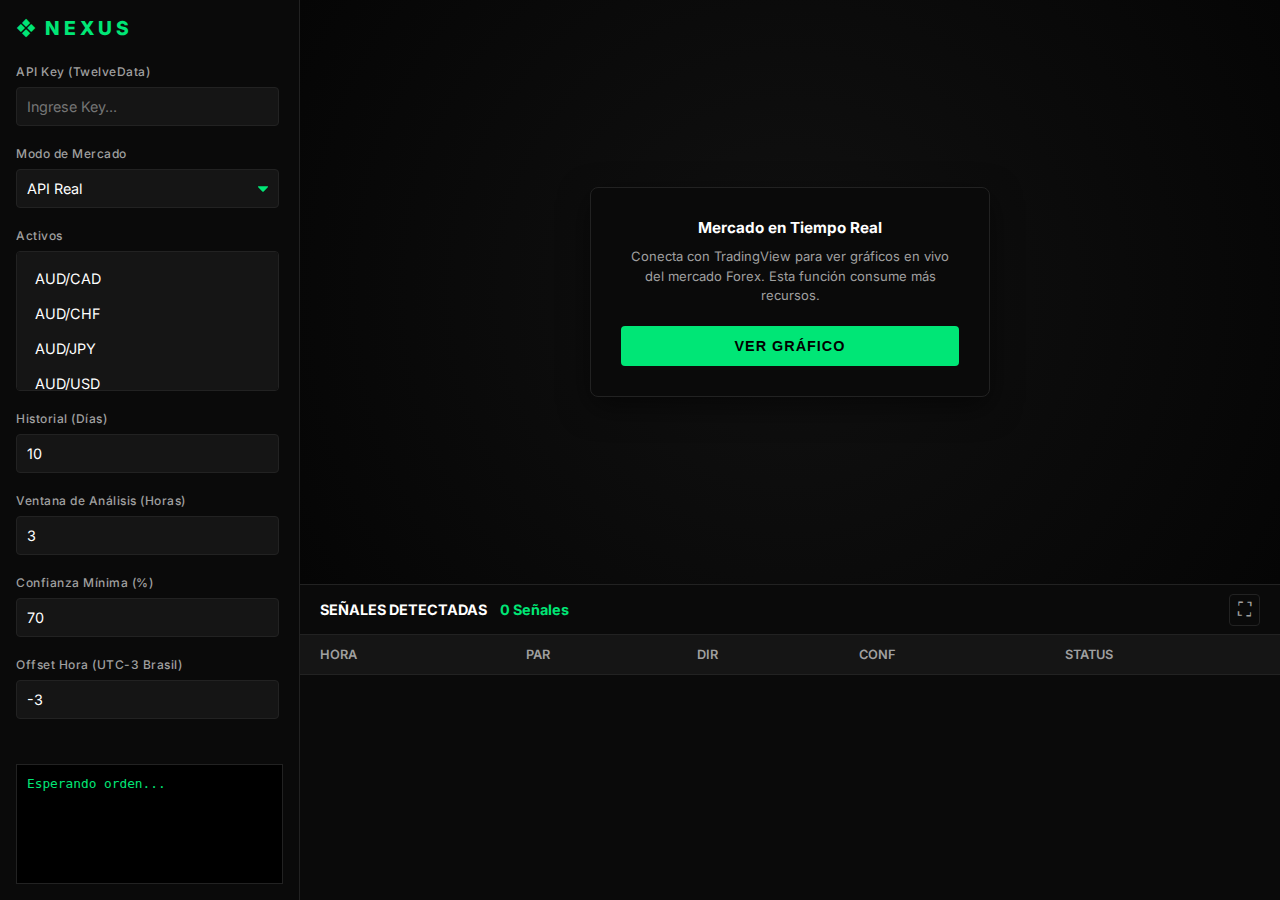
<file: index.html>
<!DOCTYPE html>
<html lang="es">

<head>
    <meta charset="UTF-8">
    <meta name="viewport" content="width=device-width, initial-scale=1.0, maximum-scale=1.0, user-scalable=no">
    <title>NEXUS | Intelligent Trading</title>
    <link href="https://fonts.googleapis.com/css2?family=Inter:wght@400;500;600;700&display=swap" rel="stylesheet">
    <link rel="stylesheet" href="style.css">
    <!-- TradingView Widget Script loaded lazily -->
</head>

<body>

    <!-- MOBILE MENU TOGGLE -->
    <button class="menu-toggle" id="btn-toggle">☰</button>

    <!-- SIDEBAR: CONFIGURATION -->
    <aside class="sidebar" id="sidebar">
        <div class="brand">
            <span>❖</span> <span style="letter-spacing: 4px; font-weight: 800;">NEXUS</span>
        </div>

        <div class="controls">
            <div class="form-group">
                <label>API Key (TwelveData)</label>
                <input type="password" id="apikey" class="input-field" placeholder="Ingrese Key..."
                    autocomplete="new-password">
            </div>

            <div class="form-group">
                <label>Modo de Mercado</label>
                <select id="mode">
                    <option value="real">API Real</option>
                    <option value="otc">API OTC</option>
                </select>
            </div>

            <div class="form-group">
                <label>Activos</label>
                <select id="pairs" multiple>
                    <!-- Populated dynamically by script.js -->
                </select>
            </div>

            <div class="form-group">
                <label>Historial (Días)</label>
                <input type="number" id="days" class="input-field" value="10" min="1" max="20">
            </div>

            <div class="form-group">
                <label>Ventana de Análisis (Horas)</label>
                <input type="number" id="hours" class="input-field" value="3" min="1" max="24">
            </div>

            <div class="form-group">
                <label>Confianza Mínima (%)</label>
                <input type="number" id="minConf" class="input-field" value="70" min="50" max="100">
            </div>

            <div class="form-group">
                <label>Offset Hora (UTC-3 Brasil)</label>
                <input type="number" id="offset" class="input-field" value="-3" step="1">
            </div>

            <button id="run" class="btn-primary">Ejecutar Escáner</button>
        </div>

        <div id="log" class="status-log">Esperando orden...</div>
    </aside>

    <!-- CONTENT: CHART & RESULTS -->
    <main class="main-content">
        <!-- CHART AREA WITH PLACEHOLDER -->
        <div class="chart-container" id="chart-area">
            <div class="chart-placeholder" id="placeholder-box">
                <div class="placeholder-card">
                    <h3>Mercado en Tiempo Real</h3>
                    <p>Conecta con TradingView para ver gráficos en vivo del mercado Forex. Esta función consume más
                        recursos.</p>
                    <button id="btn-chart" class="btn-primary" style="margin-top:0">Ver Gráfico</button>
                </div>
            </div>
        </div>

        <!-- RESULTS TABLE -->
        <div class="results-panel">
            <div class="panel-header">
                <div class="header-left">
                    <span>SEÑALES DETECTADAS</span>
                    <span id="signal-count" style="color: var(--accent); margin-left: 10px;">0 Señales</span>
                </div>
                <div class="header-actions">
                    <button id="btn-maximize" class="btn-icon" title="Maximizar/Minimizar">⛶</button>
                </div>
            </div>

            <!-- MULTI-PAIR SECTION (Only visible when maximized) -->
            <div id="multi-pair-container" class="multi-pair-bar">
                <div class="multi-pair-header">Configuración de Análisis Multi-Par</div>
                <div class="multi-pair-controls">
                    <div class="form-group-inline">
                        <label>Mercado</label>
                        <select id="multi-market-select">
                            <option value="real">API Real</option>
                            <option value="otc">API OTC</option>
                        </select>
                    </div>
                    <div id="multi-pair-list" class="multi-pair-list">
                        <!-- Dynamic pairs checkboxes -->
                    </div>
                    <button id="btn-run-multi" class="btn-primary"
                        style="margin: 0; padding: 8px 16px; width: auto;">Analizar Seleccionados</button>
                </div>
                <div id="multi-progress" class="multi-progress-text"></div>
            </div>

            <!-- TABS CONTAINER (Only visible when maximized and after analysis) -->
            <div id="tabs-container" class="tabs-nav">
                <!-- Dynamic tabs -->
            </div>

            <div class="table-container">
                <table id="signals-table">
                    <thead>
                        <tr>
                            <th>Hora</th>
                            <th>Par</th>
                            <th>Dir</th>
                            <th>Conf</th>
                            <th>Status</th>
                        </tr>
                    </thead>
                    <tbody id="results-body">
                        <!-- JS renders here -->
                    </tbody>
                </table>
            </div>
        </div>
    </main>

    <script src="script.js"></script>
</body>

</html>
</file>
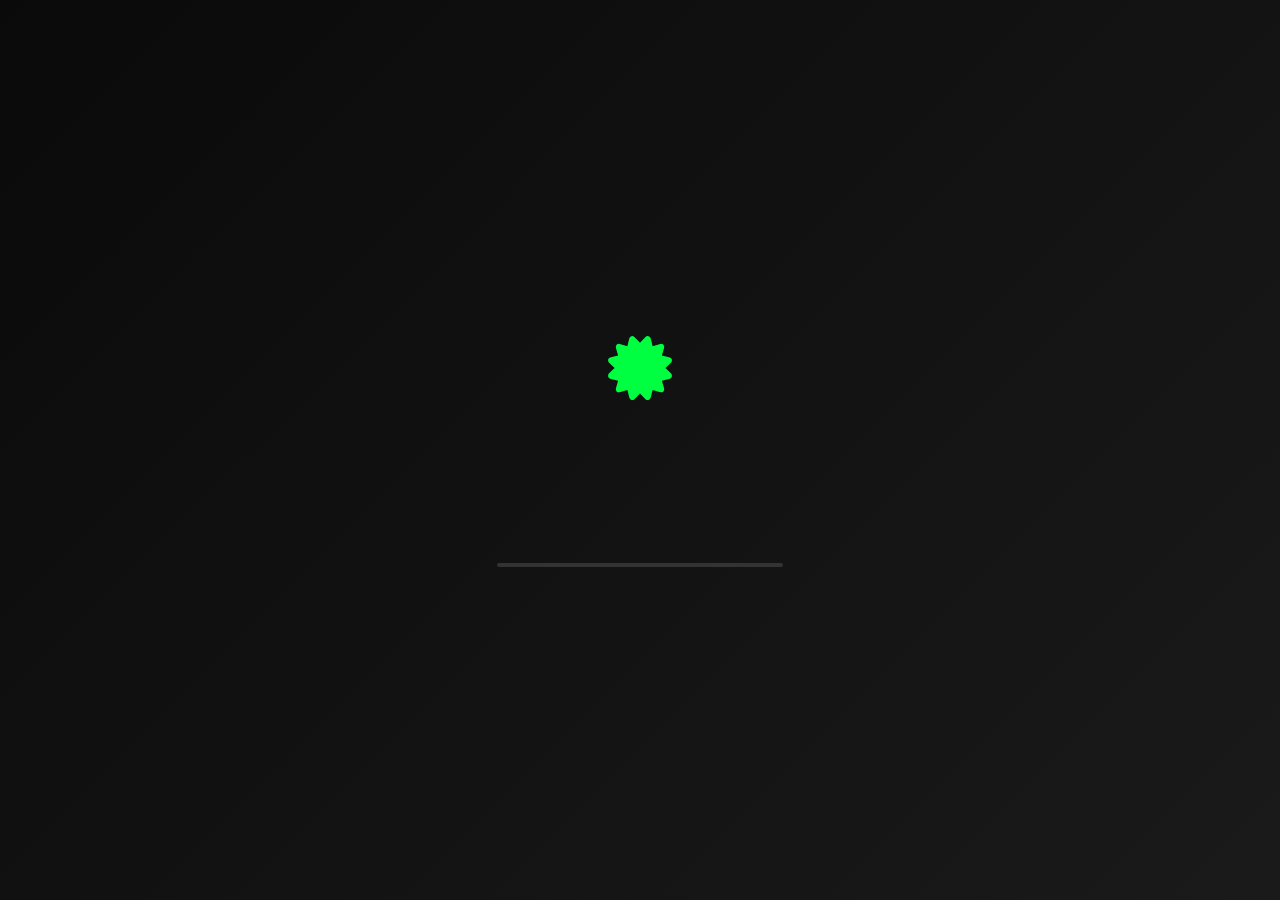
<file: certs/index.html>
<!DOCTYPE html>
<html lang="es">
<head>
    <meta charset="UTF-8">
    <meta name="viewport" content="width=device-width, initial-scale=1.0">
    <title>Certificados - René Caraballo García</title>
    <link rel="stylesheet" href="certificados.css">
    <link rel="stylesheet" href="https://cdnjs.cloudflare.com/ajax/libs/font-awesome/6.0.0/css/all.min.css">
</head>
<body>
    <!-- Loading Screen -->
    <div class="loading-screen" id="loadingScreen">
        <div class="loading-content">
            <div class="loading-logo">
                <i class="fas fa-certificate"></i>
            </div>
            <div class="loading-text">
                <div class="loading-line">Cargando certificados...</div>
                <div class="loading-line">Verificando credenciales...</div>
                <div class="loading-line">Preparando visualización...</div>
            </div>
            <div class="loading-progress">
                <div class="progress-bar"></div>
            </div>
        </div>
    </div>

    <!-- Main Content -->
    <div class="main-content" id="mainContent">
        <!-- Header -->
        <header class="header">
            <div class="header-content">
                <button class="back-btn" onclick="goBack()">
                    <i class="fas fa-arrow-left"></i>
                    <span>Regresar</span>
                </button>
                <h1 class="page-title">
                    <i class="fas fa-certificate"></i>
                    Certificados Profesionales
                </h1>
                <div class="header-info">
                    <span class="developer-name">René Caraballo García</span>
                </div>
            </div>
        </header>

        <!-- Certificates Grid -->
        <main class="certificates-container">
            <div class="certificates-grid" id="certificatesGrid">
                <!-- Certificate cards will be generated by JavaScript -->
            </div>
        </main>

        <!-- Certificate Modal -->
        <div class="modal" id="certificateModal">
            <div class="modal-content">
                <div class="modal-header">
                    <h3 id="modalTitle">Detalles del Certificado</h3>
                    <button class="modal-close" onclick="closeModal()">
                        <i class="fas fa-times"></i>
                    </button>
                </div>
                <div class="modal-body" id="modalBody">
                    <!-- Modal content will be populated by JavaScript -->
                </div>
            </div>
        </div>
    </div>

    <script src="certificados.js"></script>
</body>
</html>
</file>
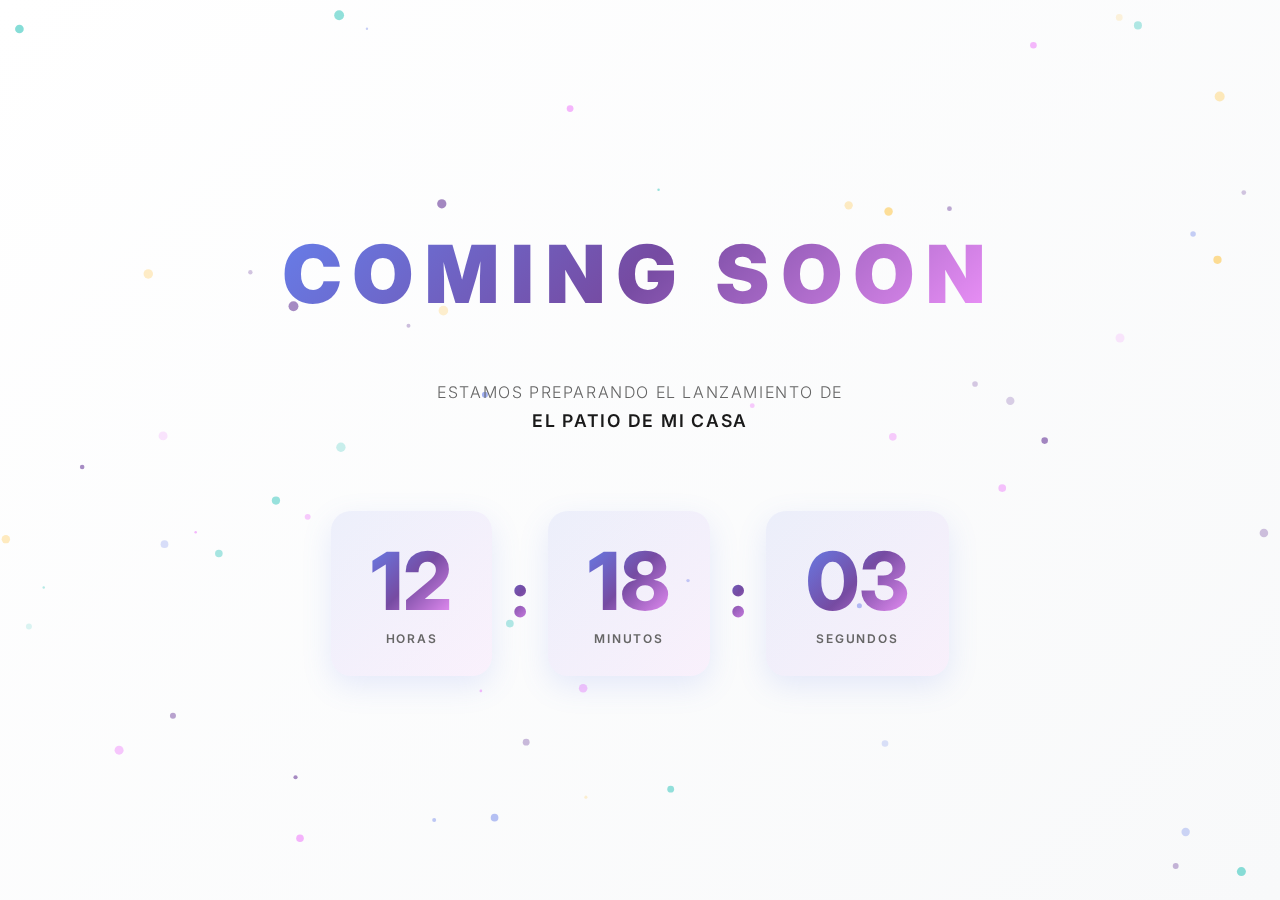
<file: opening/index.html>
<!DOCTYPE html>
<html lang="es">
<head>
    <meta charset="UTF-8">
    <meta name="viewport" content="width=device-width, initial-scale=1.0, maximum-scale=1.0, user-scalable=no, viewport-fit=cover">
    <title>El Patio de Mi Casa - Próximamente</title>
    <link rel="preconnect" href="https://fonts.googleapis.com">
    <link rel="preconnect" href="https://fonts.gstatic.com" crossorigin>
    <link href="https://fonts.googleapis.com/css2?family=Inter:wght@300;400;600;700;800;900&display=swap" rel="stylesheet">
    <link rel="stylesheet" href="styles.css">
</head>
<body>
    <!-- Canvas con partículas flotantes decorativas -->
    <canvas id="particles-background"></canvas>

    <!-- Diseño limpio con contador de tiempo real hasta las 8:35 PM -->
    <div class="container" id="countdown-container">
        <div class="content">
            <h1 class="title">COMING SOON</h1>
            
            <p class="subtitle">Estamos preparando el lanzamiento de</p>
            <p class="subtitle highlight">EL PATIO DE MI CASA</p>
            
            <div class="countdown-display">
                <!-- Mostrar horas, minutos y segundos hasta las 8:35 PM -->
                <div id="time-display" class="time-units">
                    <div class="time-unit">
                        <span class="time-value" id="hours">00</span>
                        <span class="time-label">HORAS</span>
                    </div>
                    <div class="time-separator">:</div>
                    <div class="time-unit">
                        <span class="time-value" id="minutes">00</span>
                        <span class="time-label">MINUTOS</span>
                    </div>
                    <div class="time-separator">:</div>
                    <div class="time-unit">
                        <span class="time-value" id="seconds">00</span>
                        <span class="time-label">SEGUNDOS</span>
                    </div>
                </div>
                
                <!-- Contador final de 10 segundos (oculto inicialmente) -->
                <div id="final-countdown" class="countdown-number" style="display: none;">10</div>
            </div>
        </div>
    </div>

    <!-- Pantalla de celebración con logo -->
    <div class="celebration-container" id="celebration" style="display: none;">
        <canvas id="fireworks"></canvas>
        <canvas id="confetti"></canvas>
        
        <div class="logo-reveal">
            <img src="public/images/favicon.png" 
                 alt="El Patio de Mi Casa" 
                 class="logo-image"
                 id="logo">
        </div>
    </div>

    <script src="script.js"></script>
</body>
</html>
</file>
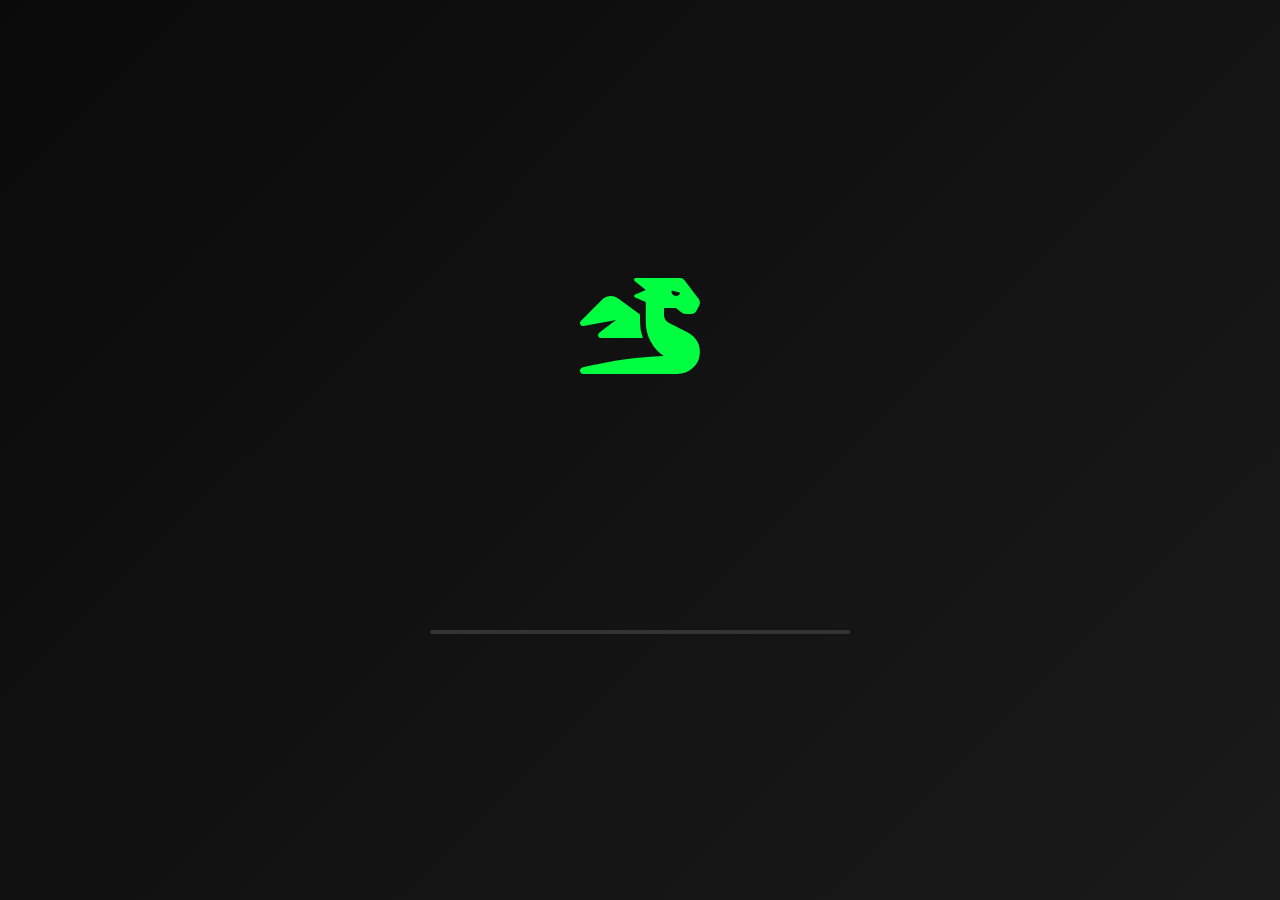
<file: simulador/index.html>
<!DOCTYPE html>
<html lang="es">
<head>
    <meta charset="UTF-8">
    <meta name="viewport" content="width=device-width, initial-scale=1.0">
    <title>René Caraballo García - Kali Linux Terminal</title>
    <link rel="stylesheet" href="styles.css">
    <link href="https://fonts.googleapis.com/css2?family=Fira+Code:wght@300;400;500;600&family=Ubuntu+Mono:wght@400;700&display=swap" rel="stylesheet">
    <link rel="stylesheet" href="https://cdnjs.cloudflare.com/ajax/libs/font-awesome/6.0.0/css/all.min.css">
</head>
<body>
    <!-- Boot Screen -->
    <div id="bootScreen" class="boot-screen">
        <div class="boot-content">
            <div class="kali-logo">
                <i class="fas fa-dragon"></i>
            </div>
            <div class="boot-text">
                <div class="boot-line">Kali GNU/Linux Rolling</div>
                <div class="boot-line">Loading kernel modules...</div>
                <div class="boot-line">Starting network services...</div>
                <div class="boot-line">Initializing desktop environment...</div>
                <div class="boot-line">Welcome René Caraballo García</div>
            </div>
            <div class="boot-progress">
                <div class="progress-bar"></div>
            </div>
        </div>
    </div>

    <!-- Desktop Environment -->
    <div id="desktop" class="desktop" style="display: none;">
        <!-- Taskbar -->
        <div class="taskbar">
            <div class="taskbar-left">
                <div class="kali-menu">
                    <i class="fas fa-dragon"></i>
                    <span>Kali</span>
                </div>
                <div class="taskbar-apps">
                    <div class="app-icon" data-app="terminal">
                        <i class="fas fa-terminal"></i>
                    </div>
                    <div class="app-icon" data-app="files">
                        <i class="fas fa-folder"></i>
                    </div>
                </div>
            </div>
            <div class="taskbar-right">
                <div class="system-tray">
                    <span class="datetime" id="datetime"></span>
                    <div class="network-icon">
                        <i class="fas fa-wifi"></i>
                    </div>
                </div>
            </div>
        </div>

        <!-- Desktop Icons -->
        <div class="desktop-icons">
            <div class="desktop-folder" data-folder="about">
                <i class="fas fa-folder"></i>
                <span>Acerca_de_mi</span>
            </div>
            <div class="desktop-folder" data-folder="projects">
                <i class="fas fa-folder"></i>
                <span>Proyectos</span>
            </div>
            <div class="desktop-folder" data-folder="contact">
                <i class="fas fa-folder"></i>
                <span>Contacto</span>
            </div>
        </div>

        <!-- Terminal Window -->
        <div id="terminalWindow" class="window terminal-window" style="display: none;">
            <div class="window-header">
                <div class="window-title">
                    <i class="fas fa-terminal"></i>
                    Terminal - rene@kali:~
                </div>
                <div class="window-controls">
                    <button class="window-btn minimize"><!--<i class="fas fa-minus"></i>--></button>
                    <button class="window-btn maximize"><!--<i class="fas fa-square"></i>--></button>
                    <button class="window-btn close"><!--<i class="fas fa-times"></i>--></button>
                </div>
            </div>
            <div class="terminal-content">
                <div class="terminal-output" id="terminalOutput">
                    <div class="terminal-line">
                        <span class="prompt">rene@kali:~$</span> <span class="welcome-msg">Bienvenido al sistema de René Caraballo García</span>
                    </div>
                    <div class="terminal-line">
                        <span class="prompt">rene@kali:~$</span> <span class="help-msg">Escribe 'help' para ver comandos disponibles</span>
                    </div>
                </div>
                <div class="terminal-input-line">
                    <span class="prompt">rene@kali:~$</span>
                    <input type="text" class="terminal-input" id="terminalInput" autocomplete="off" spellcheck="false">
                    <span class="cursor">_</span>
                </div>
            </div>
        </div>

        <!-- File Manager Window -->
        <div id="fileManager" class="window file-manager" style="display: none;">
            <div class="window-header">
                <div class="window-title">
                    <i class="fas fa-folder"></i>
                    <span id="currentPath">Explorador de Archivos - /home/rene</span>
                </div>
                <div class="window-controls">
                    <button class="window-btn minimize"><!--<i class="fas fa-minus"></i>--></button>
                    <button class="window-btn maximize"><!--<i class="fas fa-square"></i>--></button>
                    <button class="window-btn close"><!--<i class="fas fa-times"></i>--></button>
                </div>
            </div>
            <div class="file-manager-content">
                <div class="file-manager-toolbar">
                    <button class="nav-btn" id="backBtn"><i class="fas fa-arrow-left"></i></button>
                    <button class="nav-btn" id="homeBtn"><i class="fas fa-home"></i></button>
                    <div class="path-bar" id="pathBar">/home/rene</div>
                </div>
                <div class="file-list" id="fileList">
                    <!-- Files will be populated by JavaScript -->
                </div>
            </div>
        </div>

        <!-- Content Viewer Window -->
        <div id="contentViewer" class="window content-viewer" style="display: none;">
            <div class="window-header">
                <div class="window-title">
                    <i class="fas fa-file-alt"></i>
                    <span id="contentTitle">Contenido</span>
                </div>
                <div class="window-controls">
                    <button class="window-btn minimize"><!-- <i class="fas fa-minus"></i>--></button>
                    <button class="window-btn maximize"><!-- <i class="fas fa-square"></i>--></button>
                    <button class="window-btn close"><!-- <i class="fas fa-times"></i>--></button>
                </div>
            </div>
            <div class="content-body" id="contentBody">
                <!-- Content will be populated by JavaScript -->
            </div>
        </div>
    </div>
</body>
<script src="script.js"></script>
</html>
</file>
<file: style.css>
:root {
    /* Ultra Dark Theme Palette */
    --bg-dark: #050505;
    --bg-panel: #0a0a0a;
    --bg-input: #151515;
    --bg-hover: #1f1f1f;

    --accent: #00e676;
    --accent-hover: #00c853;

    --success: #00e676;
    --danger: #ff1744;

    --text-main: #ffffff;
    --text-muted: #a0a0a0;

    --border: #222222;

    --font-stack: 'Inter', -apple-system, BlinkMacSystemFont, "Segoe UI", Roboto, sans-serif;
    --transition: all 0.3s cubic-bezier(0.4, 0, 0.2, 1);
}

* {
    box-sizing: border-box;
    margin: 0;
    padding: 0;
    scrollbar-width: thin;
    scrollbar-color: var(--bg-hover) var(--bg-dark);
    -webkit-tap-highlight-color: transparent;
    /* Mobile tap fix */
}

body {
    background-color: var(--bg-dark);
    color: var(--text-main);
    font-family: var(--font-stack);
    height: 100vh;
    display: flex;
    overflow: hidden;
    font-size: 13px;
}

/* --- SCROLLBARS --- */
::-webkit-scrollbar {
    width: 6px;
    height: 6px;
}

::-webkit-scrollbar-track {
    background: var(--bg-dark);
}

::-webkit-scrollbar-thumb {
    background: var(--border);
    border-radius: 3px;
}

::-webkit-scrollbar-thumb:hover {
    background: var(--bg-hover);
}

/* --- MOBILE TOGGLE --- */
.menu-toggle {
    display: none;
    /* Hidden on desktop */
    position: absolute;
    top: 15px;
    left: 15px;
    z-index: 100;
    background: var(--bg-panel);
    border: 1px solid var(--border);
    color: var(--accent);
    padding: 8px;
    border-radius: 4px;
    cursor: pointer;
    font-size: 1.2rem;
}

/* --- SIDEBAR --- */
.sidebar {
    width: 300px;
    background-color: var(--bg-panel);
    border-right: 1px solid var(--border);
    display: flex;
    flex-direction: column;
    padding: 16px;
    z-index: 50;
    flex-shrink: 0;
    transition: transform 0.3s ease;
}

.brand {
    font-size: 1.2rem;
    font-weight: 700;
    color: var(--text-main);
    margin-bottom: 24px;
    display: flex;
    align-items: center;
    gap: 8px;
    letter-spacing: 0.5px;
    text-transform: uppercase;
}

.brand span {
    color: var(--accent);
}

.controls {
    flex: 1;
    overflow-y: auto;
    padding-right: 4px;
}

.form-group {
    margin-bottom: 20px;
}

.form-group label {
    display: block;
    font-size: 0.75rem;
    color: var(--text-muted);
    margin-bottom: 8px;
    font-weight: 500;
    letter-spacing: 0.5px;
}

.input-field,
select {
    width: 100%;
    background-color: var(--bg-input);
    border: 1px solid var(--border);
    color: var(--text-main);
    padding: 10px;
    border-radius: 4px;
    font-family: inherit;
    font-size: 0.9rem;
    transition: all 0.2s;
}

.input-field:focus,
select:focus {
    outline: none;
    border-color: var(--accent);
    box-shadow: 0 0 5px rgba(0, 230, 118, 0.2);
}

select:not([multiple]) {
    appearance: none;
    background-image: url("data:image/svg+xml;charset=US-ASCII,%3Csvg%20xmlns%3D%22http%3A%2F%2Fwww.w3.org%2F2000%2Fsvg%22%20width%3D%22292.4%22%20height%3D%22292.4%22%3E%3Cpath%20fill%3D%22%2300e676%22%20d%3D%22M287%2069.4a17.6%2017.6%200%200%200-13-5.4H18.4c-5%200-9.3%201.8-12.9%205.4A17.6%2017.6%200%200%200%200%2082.2c0%205%201.8%209.3%205.4%2012.9l128%20127.9c3.6%203.6%207.8%205.4%2012.8%205.4s9.2-1.8%2012.8-5.4L287%2095c3.5-3.5%205.4-7.8%205.4-12.8%200-5-1.9-9.2-5.5-12.8z%22%2F%3E%3C%2Fsvg%3E");
    background-repeat: no-repeat;
    background-position: right 10px center;
    background-size: 10px auto;
}

select[multiple] {
    height: 140px;
    border: 1px solid var(--border);
}

select[multiple] option {
    padding: 8px;
    border-radius: 2px;
    margin-bottom: 2px;
}

select[multiple] option:checked {
    background-color: var(--accent) !important;
    color: #000;
    font-weight: bold;
}

.btn-primary {
    width: 100%;
    background-color: var(--accent);
    color: #000;
    border: none;
    padding: 12px;
    border-radius: 4px;
    font-weight: 700;
    cursor: pointer;
    transition: all 0.2s;
    font-size: 0.9rem;
    margin-top: 15px;
    text-transform: uppercase;
    letter-spacing: 1px;
}

.btn-primary:hover {
    background-color: var(--accent-hover);
    box-shadow: 0 0 15px rgba(0, 230, 118, 0.4);
}

.status-log {
    margin-top: 20px;
    background: #000;
    padding: 10px;
    font-family: 'Consolas', 'Monaco', monospace;
    font-size: 0.8rem;
    color: var(--accent);
    height: 120px;
    overflow-y: auto;
    border: 1px solid var(--border);
    white-space: pre-wrap;
    line-height: 1.4;
}

/* --- MAIN CONTENT --- */
.main-content {
    flex: 1;
    display: flex;
    flex-direction: column;
    position: relative;
    overflow: hidden;
    background-color: var(--bg-dark);
}

/* --- CHART PLACEHOLDER --- */
.chart-container {
    height: 65%;
    width: 100%;
    background-color: var(--bg-dark);
    border-bottom: 1px solid var(--border);
    position: relative;
    z-index: 1;
}

.chart-placeholder {
    width: 100%;
    height: 100%;
    display: flex;
    align-items: center;
    justify-content: center;
    background: radial-gradient(circle at center, #111 0%, #050505 100%);
}

.placeholder-card {
    background: var(--bg-panel);
    padding: 30px;
    border-radius: 8px;
    border: 1px solid var(--border);
    text-align: center;
    max-width: 400px;
    box-shadow: 0 10px 30px rgba(0, 0, 0, 0.5);
}

.placeholder-card h3 {
    margin-bottom: 10px;
    color: var(--text-main);
}

.placeholder-card p {
    color: var(--text-muted);
    margin-bottom: 20px;
    line-height: 1.5;
}

/* --- RESULTS PANEL --- */
.results-panel {
    height: 35%;
    background-color: var(--bg-panel);
    display: flex;
    flex-direction: column;
    transition: var(--transition);
    position: relative;
    z-index: 20;
}

.results-panel.maximized {
    position: fixed;
    top: 0;
    left: 0;
    width: 100%;
    height: 100vh !important;
    z-index: 2000;
}

.panel-header {
    padding: 0 20px;
    background: var(--bg-panel);
    border-bottom: 1px solid var(--border);
    font-size: 0.9rem;
    font-weight: 700;
    display: flex;
    align-items: center;
    justify-content: space-between;
    height: 50px;
    color: var(--text-main);
}

.btn-icon {
    background: none;
    border: 1px solid var(--border);
    color: var(--text-muted);
    cursor: pointer;
    padding: 4px 8px;
    border-radius: 4px;
    font-size: 1.2rem;
    transition: var(--transition);
    display: flex;
    align-items: center;
    justify-content: center;
}

.btn-icon:hover {
    color: var(--accent);
    border-color: var(--accent);
    background: rgba(0, 230, 118, 0.1);
}

/* --- MULTI PAIR BAR --- */
.multi-pair-bar {
    display: none;
    background: var(--bg-input);
    border-bottom: 1px solid var(--border);
    padding: 15px 20px;
}

.results-panel.maximized .multi-pair-bar {
    display: block;
}

.multi-pair-header {
    font-size: 0.75rem;
    color: var(--text-muted);
    margin-bottom: 10px;
    text-transform: uppercase;
    letter-spacing: 1px;
}

.multi-pair-controls {
    display: flex;
    gap: 20px;
    align-items: flex-start;
    flex-wrap: wrap;
}

.form-group-inline {
    display: flex;
    flex-direction: column;
    gap: 8px;
    min-width: 150px;
}

.form-group-inline label {
    font-size: 0.7rem;
    color: var(--text-muted);
    text-transform: uppercase;
    letter-spacing: 1px;
}

.multi-pair-list {
    display: flex;
    gap: 10px;
    flex-wrap: wrap;
    flex: 1;
    background: var(--bg-dark);
    padding: 15px;
    border-radius: 6px;
    border: 1px solid var(--border);
    max-height: 200px;
    overflow-y: auto;
}

.pair-checkbox {
    display: flex;
    align-items: center;
    gap: 8px;
    background: var(--bg-panel);
    padding: 6px 12px;
    border-radius: 4px;
    border: 1px solid var(--border);
    cursor: pointer;
    font-size: 0.85rem;
    user-select: none;
    transition: var(--transition);
}

.pair-checkbox:hover {
    border-color: var(--accent);
    background: var(--bg-hover);
}

.pair-checkbox input {
    accent-color: var(--accent);
    width: 16px;
    height: 16px;
}

/* --- TABS NAV --- */
.tabs-nav {
    display: none;
    background: var(--bg-panel);
    border-bottom: 1px solid var(--border);
    padding: 0 20px;
    overflow-x: auto;
    white-space: nowrap;
    gap: 10px;
}

.results-panel.maximized .tabs-nav {
    display: flex;
}

.tab-item {
    padding: 15px 20px;
    color: var(--text-muted);
    cursor: pointer;
    font-size: 0.9rem;
    font-weight: 600;
    transition: var(--transition);
    border-bottom: 2px solid transparent;
}

.tab-item:hover {
    color: var(--text-main);
}

.tab-item.active {
    color: var(--accent);
    border-bottom-color: var(--accent);
    background: rgba(0, 230, 118, 0.05);
}

.multi-progress-text {
    margin-top: 10px;
    font-size: 0.85rem;
    color: var(--accent);
    font-family: 'Consolas', monospace;
}

.table-container {
    flex: 1;
    overflow: auto;
    padding: 0;
}

table {
    width: 100%;
    border-collapse: collapse;
    font-size: 0.9rem;
}

th {
    text-align: left;
    background: var(--bg-input);
    color: var(--text-muted);
    padding: 12px 20px;
    position: sticky;
    top: 0;
    font-weight: 600;
    font-size: 0.8rem;
    border-bottom: 1px solid var(--border);
    text-transform: uppercase;
}

td {
    padding: 12px 20px;
    border-bottom: 1px solid var(--border);
    color: var(--text-main);
    vertical-align: middle;
}

tr:hover {
    background-color: var(--bg-hover);
}

.badge {
    padding: 4px 8px;
    border-radius: 4px;
    font-size: 0.75rem;
    font-weight: 800;
    display: inline-block;
    min-width: 60px;
    text-align: center;
    letter-spacing: 1px;
}

.badge.buy {
    color: #000;
    background-color: var(--success);
}

.badge.sell {
    color: #fff;
    background-color: var(--danger);
}

.confidence-container {
    display: flex;
    align-items: center;
    gap: 15px;
}

.confidence-bar {
    height: 6px;
    background: #222;
    border-radius: 3px;
    width: 100px;
    overflow: hidden;
}

.confidence-fill {
    height: 100%;
    border-radius: 3px;
}

/* --- RESPONSIVE / MOBILE --- */
@media (max-width: 768px) {
    .menu-toggle {
        display: block;
    }

    .sidebar {
        position: fixed;
        left: -100%;
        top: 0;
        bottom: 0;
        width: 85%;
        box-shadow: 5px 0 20px rgba(0, 0, 0, 0.5);
    }

    .sidebar.open {
        transform: translateX(100% 17.65%);
        /* 100% of left:-100% brings it to 0? No. left is -100%. transform translateX(100%) brings it to 0. */
        /* Let's keep it simple: Use transform to hide/show */
        left: 0;
    }

    .main-content {
        padding-top: 40px;
        /* Space for toggle button */
    }

    .results-panel {
        height: 50%;
        /* More details on mobile */
    }

    .chart-container {
        height: 50%;
    }

    /* Adjust table for small screens */
    th,
    td {
        padding: 8px 10px;
        font-size: 0.75rem;
    }

    .confidence-bar {
        width: 50px;
    }
}
</file>
<file: opening/styles.css>
* {
  margin: 0;
  padding: 0;
  box-sizing: border-box;
}

body {
  font-family: "Inter", -apple-system, BlinkMacSystemFont, "Segoe UI", sans-serif;
  /* Tema light con fondo blanco suave */
  background: linear-gradient(135deg, #ffffff 0%, #f8f9fa 100%);
  color: #1a1a1a;
  overflow: hidden;
  height: 100vh;
  display: flex;
  justify-content: center;
  align-items: center;
  position: relative;
}

/* Canvas de fondo para confeti sutil */
#confetti-background {
  position: fixed;
  top: 0;
  left: 0;
  width: 100%;
  height: 100%;
  z-index: 0;
  pointer-events: none;
}

/* Canvas de partículas decorativas flotantes */
#particles-background {
  position: fixed;
  top: 0;
  left: 0;
  width: 100%;
  height: 100%;
  z-index: 0;
  pointer-events: none;
}

/* Fondo animado con estrellas */
.background {
  position: fixed;
  top: 0;
  left: 0;
  width: 100%;
  height: 100%;
  z-index: 0;
}

.stars,
.twinkling {
  position: absolute;
  top: 0;
  left: 0;
  right: 0;
  bottom: 0;
  width: 100%;
  height: 100%;
}

.stars {
  background: #000
    url("[data-uri]")
    repeat;
  z-index: 0;
}

.twinkling {
  background: transparent
    url("[data-uri]")
    repeat;
  animation: twinkling 200s linear infinite;
  z-index: 1;
}

@keyframes twinkling {
  from {
    background-position: 0 0;
  }
  to {
    background-position: -10000px 5000px;
  }
}

/* Contenedor principal */
.container {
  position: relative;
  z-index: 10;
  text-align: center;
  animation: fadeIn 1.2s ease-out;
}

@keyframes fadeIn {
  from {
    opacity: 0;
    transform: translateY(20px);
  }
  to {
    opacity: 1;
    transform: translateY(0);
  }
}

.content {
  max-width: 800px;
  padding: 40px;
}

/* Título */
.title {
  font-size: 5rem;
  font-weight: 900;
  letter-spacing: 0.15em;
  background: linear-gradient(135deg, #667eea 0%, #764ba2 50%, #f093fb 100%);
  -webkit-background-clip: text;
  -webkit-text-fill-color: transparent;
  background-clip: text;
  margin-bottom: 60px;
  animation: letterSpacing 2s ease-in-out infinite alternate, titleFloat 3s ease-in-out infinite;
}

/* Nueva animación de flotación para el título */
@keyframes titleFloat {
  0%,
  100% {
    transform: translateY(0px);
  }
  50% {
    transform: translateY(-10px);
  }
}

.subtitle {
  font-size: 1rem;
  font-weight: 300;
  letter-spacing: 0.1em;
  /* Colores para tema light */
  color: #666;
  margin-bottom: 8px;
  text-transform: uppercase;
}

.subtitle.highlight {
  font-size: 1.1rem;
  font-weight: 600;
  /* Color oscuro para contraste */
  color: #1a1a1a;
  margin-bottom: 80px;
  animation: highlightPulse 2s ease-in-out infinite;
}

/* Nueva animación de pulso sutil */
@keyframes highlightPulse {
  0%,
  100% {
    opacity: 1;
  }
  50% {
    opacity: 0.7;
  }
}

/* Contador circular */
.countdown-wrapper {
  position: relative;
  display: inline-block;
}

.countdown-circle {
  position: relative;
  width: 300px;
  height: 300px;
}

.progress-ring {
  transform: rotate(-90deg);
}

.progress-ring-bg {
  fill: none;
  stroke: rgba(255, 255, 255, 0.1);
  stroke-width: 8;
}

.progress-ring-circle {
  fill: none;
  stroke: url(#gradient);
  stroke-width: 8;
  stroke-linecap: round;
  stroke-dasharray: 880;
  stroke-dashoffset: 0;
  transition: stroke-dashoffset 1s linear;
  filter: drop-shadow(0 0 20px rgba(102, 126, 234, 0.8));
}

/* Contador minimalista y elegante */
.countdown-display {
  display: inline-flex;
  justify-content: center;
  align-items: center;
  position: relative;
}

/* Estilos para el contador de tiempo (horas:minutos:segundos) */
.time-units {
  display: flex;
  align-items: center;
  justify-content: center;
  gap: 20px;
  animation: fadeIn 1.5s ease-out;
}

.time-unit {
  display: flex;
  flex-direction: column;
  align-items: center;
  background: linear-gradient(135deg, rgba(102, 126, 234, 0.1), rgba(240, 147, 251, 0.1));
  padding: 30px 40px;
  border-radius: 20px;
  box-shadow: 0 10px 30px rgba(102, 126, 234, 0.15);
  animation: unitFloat 3s ease-in-out infinite;
  transition: transform 0.3s ease;
}

.time-unit:hover {
  transform: translateY(-5px) scale(1.05);
}

/* Animaciones escalonadas para cada unidad */
.time-unit:nth-child(1) {
  animation-delay: 0s;
}

.time-unit:nth-child(3) {
  animation-delay: 0.3s;
}

.time-unit:nth-child(5) {
  animation-delay: 0.6s;
}

@keyframes unitFloat {
  0%,
  100% {
    transform: translateY(0px);
  }
  50% {
    transform: translateY(-8px);
  }
}

.time-value {
  font-size: 5rem;
  font-weight: 800;
  background: linear-gradient(135deg, #667eea 0%, #764ba2 50%, #f093fb 100%);
  -webkit-background-clip: text;
  -webkit-text-fill-color: transparent;
  background-clip: text;
  line-height: 1;
  margin-bottom: 10px;
  animation: valueChange 0.5s ease-out;
}

@keyframes valueChange {
  0% {
    transform: scale(0.9);
    opacity: 0.5;
  }
  50% {
    transform: scale(1.1);
  }
  100% {
    transform: scale(1);
    opacity: 1;
  }
}

.time-label {
  font-size: 0.75rem;
  font-weight: 600;
  letter-spacing: 0.15em;
  color: #666;
  text-transform: uppercase;
}

.time-separator {
  font-size: 4rem;
  font-weight: 800;
  background: linear-gradient(135deg, #667eea 0%, #764ba2 50%, #f093fb 100%);
  -webkit-background-clip: text;
  -webkit-text-fill-color: transparent;
  background-clip: text;
  animation: separatorBlink 1s ease-in-out infinite;
}

@keyframes separatorBlink {
  0%,
  100% {
    opacity: 1;
  }
  50% {
    opacity: 0.3;
  }
}

.countdown-number {
  font-size: 15rem;
  font-weight: 900;
  /* Gradiente vibrante para tema light */
  background: linear-gradient(135deg, #667eea 0%, #764ba2 50%, #f093fb 100%);
  -webkit-background-clip: text;
  -webkit-text-fill-color: transparent;
  background-clip: text;
  line-height: 1;
  position: relative;
  animation: countPulse 1s ease-in-out;
  filter: drop-shadow(0 10px 30px rgba(102, 126, 234, 0.3));
}

@keyframes countPulse {
  0% {
    transform: scale(0.5) rotate(-10deg);
    opacity: 0;
  }
  50% {
    transform: scale(1.15) rotate(5deg);
  }
  100% {
    transform: scale(1) rotate(0deg);
    opacity: 1;
  }
}

/* Anillos de pulso */
.pulse-rings {
  position: absolute;
  top: 50%;
  left: 50%;
  transform: translate(-50%, -50%);
  width: 300px;
  height: 300px;
}

.pulse-ring {
  position: absolute;
  top: 0;
  left: 0;
  width: 100%;
  height: 100%;
  border: 2px solid rgba(102, 126, 234, 0.6);
  border-radius: 50%;
  animation: pulseRing 2s cubic-bezier(0.215, 0.61, 0.355, 1) infinite;
}

.pulse-ring:nth-child(2) {
  animation-delay: 0.7s;
}

.pulse-ring:nth-child(3) {
  animation-delay: 1.4s;
}

@keyframes pulseRing {
  0% {
    transform: scale(0.8);
    opacity: 1;
  }
  100% {
    transform: scale(1.5);
    opacity: 0;
  }
}

/* Efecto de desvanecimiento suave */
.fade-out {
  animation: fadeOut 0.8s ease-out forwards;
}

@keyframes fadeOut {
  to {
    opacity: 0;
    transform: translateY(-20px);
  }
}

/* Contenedor de celebración */
.celebration-container {
  position: fixed;
  top: 0;
  left: 0;
  width: 100%;
  height: 100%;
  z-index: 100;
  background: linear-gradient(135deg, #ffffff 0%, #f8f9fa 100%);
}

#fireworks,
#confetti {
  position: absolute;
  top: 0;
  left: 0;
  width: 100%;
  height: 100%;
}

/* Logo revelación */
/* Ajustar animación de logo para que sea más suave */
.logo-reveal {
  position: absolute;
  top: 50%;
  left: 50%;
  transform: translate(-50%, -50%);
  z-index: 101;
  text-align: center;
  opacity: 0;
}

@keyframes logoAppear {
  0% {
    opacity: 0;
    transform: translate(-50%, -50%) scale(0.3);
  }
  100% {
    opacity: 1;
    transform: translate(-50%, -50%) scale(1);
  }
}

/* Logo revelación */
/*.logo-reveal {
  position: absolute;
  top: 50%;
  left: 50%;
  transform: translate(-50%, -50%);
  z-index: 101;
  animation: logoZoomIn 1.5s cubic-bezier(0.34, 1.56, 0.64, 1);
}

@keyframes logoZoomIn {
  0% {
    opacity: 0;
    transform: translate(-50%, -50%) scale(0) rotate(-180deg);
  }
  100% {
    opacity: 1;
    transform: translate(-50%, -50%) scale(1) rotate(0deg);
  }
}*/

.logo-image {
  max-width: 400px;
  width: 90vw;
  height: auto;
  margin-bottom: 40px;
  filter: drop-shadow(0 15px 50px rgba(102, 126, 234, 0.4));
  animation: logoFloat 3s ease-in-out infinite;
}

@keyframes logoFloat {
  0%,
  100% {
    transform: translateY(0px) scale(1);
  }
  50% {
    transform: translateY(-20px) scale(1.05);
  }
}

.launch-text {
  font-size: 2.5rem;
  font-weight: 900;
  letter-spacing: 0.2em;
  /* Gradiente vibrante para tema light */
  background: linear-gradient(135deg, #667eea 0%, #764ba2 50%, #f093fb 100%);
  -webkit-background-clip: text;
  -webkit-text-fill-color: transparent;
  background-clip: text;
  text-transform: uppercase;
  animation: launchGlow 1.5s ease-in-out infinite;
}

@keyframes launchGlow {
  0%,
  100% {
    opacity: 1;
    filter: drop-shadow(0 0 20px rgba(102, 126, 234, 0.5));
  }
  50% {
    opacity: 0.8;
    filter: drop-shadow(0 0 40px rgba(240, 147, 251, 0.8));
  }
}

.logo-container {
  position: relative;
  background: linear-gradient(135deg, rgba(102, 126, 234, 0.2) 0%, rgba(118, 75, 162, 0.2) 100%);
  backdrop-filter: blur(20px);
  border: 2px solid rgba(255, 255, 255, 0.3);
  border-radius: 30px;
  padding: 60px 80px;
  box-shadow: 0 20px 60px rgba(102, 126, 234, 0.6), 0 0 100px rgba(240, 147, 251, 0.4);
  animation: float 3s ease-in-out infinite;
  overflow: hidden;
}

@keyframes float {
  0%,
  100% {
    transform: translateY(0px);
  }
  50% {
    transform: translateY(-20px);
  }
}

.logo-shine {
  position: absolute;
  top: -50%;
  left: -50%;
  width: 200%;
  height: 200%;
  background: linear-gradient(45deg, transparent 30%, rgba(255, 255, 255, 0.3) 50%, transparent 70%);
  animation: shine 3s infinite;
}

@keyframes shine {
  0% {
    transform: translateX(-100%) translateY(-100%) rotate(45deg);
  }
  100% {
    transform: translateX(100%) translateY(100%) rotate(45deg);
  }
}

.logo-text {
  font-size: 4rem;
  font-weight: 800;
  background: linear-gradient(135deg, #667eea 0%, #764ba2 50%, #f093fb 100%);
  -webkit-background-clip: text;
  -webkit-text-fill-color: transparent;
  background-clip: text;
  margin-bottom: 15px;
  letter-spacing: 3px;
  position: relative;
  z-index: 1;
}

.logo-subtitle {
  font-size: 1.8rem;
  color: #ffffff;
  font-weight: 600;
  letter-spacing: 2px;
  text-transform: uppercase;
  position: relative;
  z-index: 1;
  animation: glow 2s ease-in-out infinite;
}

@keyframes glow {
  0%,
  100% {
    text-shadow: 0 0 20px rgba(102, 126, 234, 0.8);
  }
  50% {
    text-shadow: 0 0 40px rgba(240, 147, 251, 1);
  }
}

/* Responsive */
@media (max-width: 768px) {
  .title {
    font-size: 3rem;
    margin-bottom: 40px;
  }

  .subtitle {
    font-size: 0.85rem;
  }

  .subtitle.highlight {
    font-size: 0.95rem;
    margin-bottom: 60px;
  }

  .countdown-number {
    font-size: 10rem;
  }

  .logo-image {
    max-width: 300px;
  }

  .launch-text {
    font-size: 1.5rem;
  }

  .main-title {
    font-size: 2rem;
  }

  .subtitle {
    font-size: 1rem;
  }

  .countdown-circle {
    width: 200px;
    height: 200px;
  }

  .time-unit {
    padding: 20px 25px;
  }

  .time-value {
    font-size: 3rem;
  }

  .time-separator {
    font-size: 2.5rem;
  }

  .time-label {
    font-size: 0.65rem;
  }

  .logo-text {
    font-size: 2.5rem;
  }

  .logo-subtitle {
    font-size: 1.2rem;
  }

  .logo-container {
    padding: 40px 50px;
  }
}

@media (max-width: 480px) {
  .title {
    font-size: 2.5rem;
  }

  .countdown-number {
    font-size: 8rem;
  }

  .logo-image {
    max-width: 250px;
  }

  .launch-text {
    font-size: 1.2rem;
  }

  .time-unit {
    padding: 15px 20px;
  }

  .time-value {
    font-size: 2.5rem;
  }

  .time-separator {
    font-size: 2rem;
    margin: 0 5px;
  }

  .logo-container {
    padding: 30px 40px;
  }
}
</file>
<file: simulador/styles.css>
/* Reemplazando todo el CSS con estilos para simulador Kali Linux */
* {
  margin: 0;
  padding: 0;
  box-sizing: border-box;
}

body {
  font-family: "Ubuntu Mono", "Fira Code", monospace;
  background: #000;
  color: #00ff00;
  overflow: hidden;
  height: 100vh;
}

/* Boot Screen Styles */
.boot-screen {
  position: fixed;
  top: 0;
  left: 0;
  width: 100%;
  height: 100%;
  background: linear-gradient(135deg, #0a0a0a 0%, #1a1a1a 100%);
  display: flex;
  align-items: center;
  justify-content: center;
  z-index: 10000;
}

.boot-content {
  text-align: center;
  max-width: 600px;
}

.kali-logo {
  font-size: 6rem;
  color: #00ff41;
  margin-bottom: 2rem;
  animation: pulse 2s infinite;
}

.boot-text {
  margin-bottom: 3rem;
}

.boot-line {
  font-size: 1.2rem;
  color: #00ff41;
  margin-bottom: 0.5rem;
  opacity: 0;
  animation: typewriter 0.8s ease forwards;
}

.boot-line:nth-child(1) {
  animation-delay: 0.5s;
}
.boot-line:nth-child(2) {
  animation-delay: 1.5s;
}
.boot-line:nth-child(3) {
  animation-delay: 2.5s;
}
.boot-line:nth-child(4) {
  animation-delay: 3.5s;
}
.boot-line:nth-child(5) {
  animation-delay: 4.5s;
}

.boot-progress {
  width: 100%;
  height: 4px;
  background: #333;
  border-radius: 2px;
  overflow: hidden;
}

.progress-bar {
  height: 100%;
  background: linear-gradient(90deg, #00ff41, #00cc33);
  width: 0%;
  animation: loading 5s ease-in-out forwards;
  animation-delay: 1s;
}

/* Desktop Environment */
.desktop {
  width: 100%;
  height: 100vh;
  background: linear-gradient(135deg, #0f0f23 0%, #1a1a2e 50%, #16213e 100%);
  position: relative;
  overflow: hidden;
}

.desktop::before {
  content: "";
  position: absolute;
  top: 0;
  left: 0;
  width: 100%;
  height: 100%;
  background: url('data:image/svg+xml,<svg xmlns="http://www.w3.org/2000/svg" viewBox="0 0 100 100"><defs><pattern id="grid" width="10" height="10" patternUnits="userSpaceOnUse"><path d="M 10 0 L 0 0 0 10" fill="none" stroke="%23ffffff" stroke-width="0.1" opacity="0.1"/></pattern></defs><rect width="100" height="100" fill="url(%23grid)"/></svg>');
  opacity: 0.3;
}

/* Taskbar */
.taskbar {
  position: fixed;
  bottom: 0;
  left: 0;
  width: 100%;
  height: 50px;
  background: linear-gradient(135deg, #1a1a1a 0%, #2d2d2d 100%);
  border-top: 1px solid #00ff41;
  display: flex;
  justify-content: space-between;
  align-items: center;
  padding: 0 1rem;
  z-index: 1000;
  box-shadow: 0 -2px 10px rgba(0, 255, 65, 0.2);
}

.taskbar-left {
  display: flex;
  align-items: center;
  gap: 1rem;
}

.kali-menu {
  display: flex;
  align-items: center;
  gap: 0.5rem;
  color: #00ff41;
  font-weight: bold;
  cursor: pointer;
  padding: 0.5rem 1rem;
  border-radius: 4px;
  transition: all 0.3s ease;
}

.kali-menu:hover {
  background: rgba(0, 255, 65, 0.1);
  box-shadow: 0 0 10px rgba(0, 255, 65, 0.3);
}

.taskbar-apps {
  display: flex;
  gap: 0.5rem;
}

.app-icon {
  width: 40px;
  height: 40px;
  background: rgba(0, 255, 65, 0.1);
  border: 1px solid #00ff41;
  border-radius: 4px;
  display: flex;
  align-items: center;
  justify-content: center;
  color: #00ff41;
  cursor: pointer;
  transition: all 0.3s ease;
}

.app-icon:hover {
  background: rgba(0, 255, 65, 0.2);
  transform: scale(1.1);
  box-shadow: 0 0 15px rgba(0, 255, 65, 0.4);
}

.taskbar-right {
  display: flex;
  align-items: center;
  gap: 1rem;
}

.system-tray {
  display: flex;
  align-items: center;
  gap: 1rem;
  color: #00ff41;
  font-size: 0.9rem;
}

.network-icon {
  color: #00ff41;
  cursor: pointer;
}

/* Desktop Icons */
.desktop-icons {
  position: absolute;
  top: 2rem;
  left: 2rem;
  display: flex;
  flex-direction: column;
  gap: 2rem;
}

.desktop-folder {
  display: flex;
  flex-direction: column;
  align-items: center;
  gap: 0.5rem;
  cursor: pointer;
  padding: 1rem;
  border-radius: 8px;
  transition: all 0.3s ease;
  max-width: 120px;
}

.desktop-folder:hover {
  background: rgba(0, 255, 65, 0.1);
  transform: scale(1.05);
  box-shadow: 0 0 20px rgba(0, 255, 65, 0.3);
}

.desktop-folder i {
  font-size: 3rem;
  color: #00ff41;
  margin-bottom: 0.5rem;
}

.desktop-folder span {
  color: #ffffff;
  font-size: 0.9rem;
  text-align: center;
  word-wrap: break-word;
}

/* Window Styles */
.window {
  position: fixed;
  background: linear-gradient(135deg, #1a1a1a 0%, #2d2d2d 100%);
  border: 2px solid #00ff41;
  border-radius: 8px;
  box-shadow: 0 10px 30px rgba(0, 255, 65, 0.3);
  z-index: 2000;
  min-width: 600px;
  min-height: 400px;
  resize: both;
  overflow: hidden;
}

.window-header {
  height: 40px;
  background: linear-gradient(135deg, #00ff41 0%, #00cc33 100%);
  color: #000;
  display: flex;
  justify-content: space-between;
  align-items: center;
  padding: 0 1rem;
  cursor: move;
  font-weight: bold;
}

.window-title {
  display: flex;
  align-items: center;
  gap: 0.5rem;
}

.window-controls {
  display: flex;
  gap: 0.5rem;
}

.window-btn {
  width: 20px;
  height: 20px;
  border: none;
  border-radius: 50%;
  cursor: pointer;
  display: flex;
  align-items: center;
  justify-content: center;
  font-size: 0.8rem;
  transition: all 0.3s ease;
}

.window-btn.minimize {
  background: #ffcc00;
  color: #000;
}
.window-btn.maximize {
  background: #00ff00;
  color: #000;
}
.window-btn.close {
  background: #ff0000;
  color: #fff;
}

.window-btn:hover {
  transform: scale(1.2);
}

/* Terminal Window */
.terminal-window {
  top: 10%;
  left: 20%;
  width: 800px;
  height: 500px;
}

.terminal-content {
  height: calc(100% - 40px);
  background: #000;
  color: #00ff41;
  font-family: "Fira Code", monospace;
  padding: 1rem;
  overflow-y: auto;
  display: flex;
  flex-direction: column;
}

.terminal-output {
  flex: 1;
  overflow-y: auto;
  margin-bottom: 1rem;
}

.terminal-line {
  margin-bottom: 0.5rem;
  display: flex;
  align-items: center;
  gap: 0.5rem;
}

.prompt {
  color: #00ff41;
  font-weight: bold;
}

.welcome-msg,
.help-msg {
  color: #ffffff;
}

.terminal-input-line {
  display: flex;
  align-items: center;
  gap: 0.5rem;
}

.terminal-input {
  flex: 1;
  background: transparent;
  border: none;
  color: #00ff41;
  font-family: inherit;
  font-size: inherit;
  outline: none;
}

.cursor {
  color: #00ff41;
  animation: blink 1s infinite;
}

/* File Manager */
.file-manager {
  top: 15%;
  left: 25%;
  width: 700px;
  height: 500px;
}

.file-manager-content {
  height: calc(100% - 40px);
  background: #1a1a1a;
  display: flex;
  flex-direction: column;
}

.file-manager-toolbar {
  height: 50px;
  background: #2d2d2d;
  border-bottom: 1px solid #00ff41;
  display: flex;
  align-items: center;
  padding: 0 1rem;
  gap: 1rem;
}

.nav-btn {
  background: rgba(0, 255, 65, 0.1);
  border: 1px solid #00ff41;
  color: #00ff41;
  padding: 0.5rem;
  border-radius: 4px;
  cursor: pointer;
  transition: all 0.3s ease;
}

.nav-btn:hover {
  background: rgba(0, 255, 65, 0.2);
  transform: scale(1.05);
}

.path-bar {
  flex: 1;
  background: #000;
  color: #00ff41;
  padding: 0.5rem;
  border-radius: 4px;
  font-family: "Fira Code", monospace;
}

.file-list {
  flex: 1;
  padding: 1rem;
  overflow-y: auto;
}

.file-item {
  display: flex;
  align-items: center;
  gap: 1rem;
  padding: 0.75rem;
  border-radius: 4px;
  cursor: pointer;
  transition: all 0.3s ease;
  margin-bottom: 0.5rem;
}

.file-item:hover {
  background: rgba(0, 255, 65, 0.1);
  transform: translateX(10px);
}

.file-icon {
  font-size: 1.5rem;
  color: #00ff41;
  width: 30px;
}

.file-name {
  color: #ffffff;
  font-weight: bold;
}

.file-type {
  color: #888;
  font-size: 0.9rem;
}

/* Content Viewer */
.content-viewer {
  top: 10%;
  left: 30%;
  width: 800px;
  height: 600px;
}

.content-body {
  height: calc(100% - 40px);
  background: #1a1a1a;
  color: #ffffff;
  padding: 2rem;
  overflow-y: auto;
  line-height: 1.6;
}

.content-body h1,
.content-body h2,
.content-body h3 {
  color: #00ff41;
  margin-bottom: 1rem;
}

.content-body p {
  margin-bottom: 1rem;
}

.skill-section {
  margin-bottom: 2rem;
  padding: 1.5rem;
  background: rgba(0, 255, 65, 0.05);
  border: 1px solid rgba(0, 255, 65, 0.2);
  border-radius: 8px;
}

.skill-section h3 {
  color: #00ff41;
  margin-bottom: 1rem;
  font-size: 1.3rem;
}

.tech-list {
  display: grid;
  grid-template-columns: repeat(auto-fit, minmax(200px, 1fr));
  gap: 1rem;
  margin-top: 1rem;
}

.tech-item {
  background: rgba(0, 0, 0, 0.5);
  padding: 1rem;
  border-radius: 6px;
  border: 1px solid rgba(0, 255, 65, 0.3);
}

.tech-name {
  color: #00ff41;
  font-weight: bold;
  margin-bottom: 0.5rem;
}

.tech-desc {
  color: #ccc;
  font-size: 0.9rem;
}

.project-grid {
  display: grid;
  grid-template-columns: repeat(auto-fit, minmax(300px, 1fr));
  gap: 1.5rem;
  margin-top: 1rem;
}

.project-item {
  background: rgba(0, 255, 65, 0.05);
  border: 1px solid rgba(0, 255, 65, 0.2);
  border-radius: 8px;
  padding: 1.5rem;
  transition: all 0.3s ease;
}

.project-item:hover {
  background: rgba(0, 255, 65, 0.1);
  transform: translateY(-5px);
  box-shadow: 0 10px 20px rgba(0, 255, 65, 0.2);
}

.project-title {
  color: #00ff41;
  font-size: 1.2rem;
  margin-bottom: 0.5rem;
}

.project-desc {
  color: #ccc;
  margin-bottom: 1rem;
  line-height: 1.5;
}

.project-tech {
  display: flex;
  flex-wrap: wrap;
  gap: 0.5rem;
  margin-bottom: 1rem;
}

.tech-tag {
  background: rgba(0, 255, 65, 0.2);
  color: #00ff41;
  padding: 0.3rem 0.6rem;
  border-radius: 12px;
  font-size: 0.8rem;
  border: 1px solid rgba(0, 255, 65, 0.3);
}

.project-link {
  color: #00ff41;
  text-decoration: none;
  font-weight: bold;
  display: inline-flex;
  align-items: center;
  gap: 0.5rem;
  transition: all 0.3s ease;
}

.project-link:hover {
  color: #ffffff;
  transform: translateX(5px);
}

.contact-info {
  display: grid;
  grid-template-columns: repeat(auto-fit, minmax(250px, 1fr));
  gap: 1.5rem;
  margin-top: 1rem;
}

.contact-method {
  background: rgba(0, 255, 65, 0.05);
  border: 1px solid rgba(0, 255, 65, 0.2);
  border-radius: 8px;
  padding: 1.5rem;
  text-align: center;
  transition: all 0.3s ease;
}

.contact-method:hover {
  background: rgba(0, 255, 65, 0.1);
  transform: scale(1.05);
}

.contact-icon {
  font-size: 2rem;
  color: #00ff41;
  margin-bottom: 1rem;
}

.contact-label {
  color: #00ff41;
  font-weight: bold;
  margin-bottom: 0.5rem;
}

.contact-value {
  color: #ccc;
}

.contact-link {
  color: #00ff41;
  text-decoration: none;
  transition: all 0.3s ease;
}

.contact-link:hover {
  color: #ffffff;
  text-shadow: 0 0 10px #00ff41;
}

/* Animations */
@keyframes pulse {
  0%,
  100% {
    transform: scale(1);
    opacity: 1;
  }
  50% {
    transform: scale(1.05);
    opacity: 0.8;
  }
}

@keyframes typewriter {
  0% {
    opacity: 0;
    transform: translateY(20px);
  }
  100% {
    opacity: 1;
    transform: translateY(0);
  }
}

@keyframes loading {
  0% {
    width: 0%;
  }
  100% {
    width: 100%;
  }
}

@keyframes blink {
  0%,
  50% {
    opacity: 1;
  }
  51%,
  100% {
    opacity: 0;
  }
}

@keyframes slideIn {
  0% {
    transform: translateX(-100%);
    opacity: 0;
  }
  100% {
    transform: translateX(0);
    opacity: 1;
  }
}

@keyframes fadeIn {
  0% {
    opacity: 0;
    transform: scale(0.9);
  }
  100% {
    opacity: 1;
    transform: scale(1);
  }
}

/* Responsive Design */
@media (max-width: 768px) {
  .desktop-icons {
    flex-direction: row;
    flex-wrap: wrap;
    gap: 1rem;
  }

  .window {
    min-width: 90%;
    min-height: 70%;
    top: 5% !important;
    left: 5% !important;
  }

  .terminal-window,
  .file-manager,
  .content-viewer {
    width: 90%;
    height: 70%;
  }

  .taskbar {
    padding: 0 0.5rem;
  }

  .taskbar-apps {
    display: none;
  }
}

/* Scrollbar Styling */
::-webkit-scrollbar {
  width: 8px;
}

::-webkit-scrollbar-track {
  background: #1a1a1a;
}

::-webkit-scrollbar-thumb {
  background: #00ff41;
  border-radius: 4px;
}

::-webkit-scrollbar-thumb:hover {
  background: #00cc33;
}
</file>
<file: certs/certificados.css>
/* Reset and Base Styles */
* {
    margin: 0;
    padding: 0;
    box-sizing: border-box;
}

body {
    font-family: "Ubuntu Mono", "Fira Code", monospace;
    background: linear-gradient(135deg, #0f0f23 0%, #1a1a2e 50%, #16213e 100%);
    color: #ffffff;
    overflow-x: hidden;
    min-height: 100vh;
}

/* Loading Screen */
.loading-screen {
    position: fixed;
    top: 0;
    left: 0;
    width: 100%;
    height: 100%;
    background: linear-gradient(135deg, #0a0a0a 0%, #1a1a1a 100%);
    display: flex;
    align-items: center;
    justify-content: center;
    z-index: 10000;
    transition: opacity 0.5s ease, visibility 0.5s ease;
}

.loading-screen.hidden {
    opacity: 0;
    visibility: hidden;
}

.loading-content {
    text-align: center;
    max-width: 500px;
}

.loading-logo {
    font-size: 4rem;
    color: #00ff41;
    margin-bottom: 2rem;
    animation: pulse 2s infinite;
}

.loading-text {
    margin-bottom: 3rem;
}

.loading-line {
    font-size: 1.1rem;
    color: #00ff41;
    margin-bottom: 0.5rem;
    opacity: 0;
    animation: typewriter 0.8s ease forwards;
}

.loading-line:nth-child(1) { animation-delay: 0.5s; }
.loading-line:nth-child(2) { animation-delay: 1.5s; }
.loading-line:nth-child(3) { animation-delay: 2.5s; }

.loading-progress {
    width: 100%;
    height: 4px;
    background: #333;
    border-radius: 2px;
    overflow: hidden;
}

.progress-bar {
    height: 100%;
    background: linear-gradient(90deg, #00ff41, #00cc33);
    width: 0%;
    animation: loading 3s ease-in-out forwards;
    animation-delay: 1s;
}

/* Main Content */
.main-content {
    opacity: 0;
    transform: translateY(20px);
    transition: all 0.8s ease;
}

.main-content.visible {
    opacity: 1;
    transform: translateY(0);
}

/* Header */
.header {
    background: linear-gradient(135deg, #1a1a1a 0%, #2d2d2d 100%);
    border-bottom: 2px solid #00ff41;
    box-shadow: 0 4px 20px rgba(0, 255, 65, 0.2);
    position: sticky;
    top: 0;
    z-index: 1000;
}

.header-content {
    max-width: 1200px;
    margin: 0 auto;
    padding: 1.5rem 2rem;
    display: flex;
    justify-content: space-between;
    align-items: center;
    gap: 2rem;
}

.back-btn {
    background: rgba(0, 255, 65, 0.1);
    border: 2px solid #00ff41;
    color: #00ff41;
    padding: 0.75rem 1.5rem;
    border-radius: 8px;
    cursor: pointer;
    display: flex;
    align-items: center;
    gap: 0.5rem;
    font-family: inherit;
    font-size: 1rem;
    transition: all 0.3s ease;
    text-decoration: none;
}

.back-btn:hover {
    background: rgba(0, 255, 65, 0.2);
    transform: translateX(-5px);
    box-shadow: 0 0 20px rgba(0, 255, 65, 0.4);
}

.page-title {
    color: #00ff41;
    font-size: 2rem;
    display: flex;
    align-items: center;
    gap: 1rem;
    text-align: center;
    flex: 1;
}

.header-info {
    text-align: right;
}

.developer-name {
    color: #ffffff;
    font-size: 1.1rem;
    font-weight: bold;
}

/* Certificates Container */
.certificates-container {
    max-width: 1200px;
    margin: 0 auto;
    padding: 3rem 2rem;
}

.certificates-grid {
    display: grid;
    grid-template-columns: repeat(auto-fit, minmax(350px, 1fr));
    gap: 2rem;
    animation: fadeInUp 0.8s ease;
}

/* Certificate Card */
.certificate-card {
    background: linear-gradient(135deg, #1a1a1a 0%, #2d2d2d 100%);
    border: 2px solid rgba(0, 255, 65, 0.3);
    border-radius: 12px;
    padding: 2rem;
    transition: all 0.4s ease;
    cursor: pointer;
    position: relative;
    overflow: hidden;
}

.certificate-card::before {
    content: '';
    position: absolute;
    top: 0;
    left: -100%;
    width: 100%;
    height: 100%;
    background: linear-gradient(90deg, transparent, rgba(0, 255, 65, 0.1), transparent);
    transition: left 0.6s ease;
}

.certificate-card:hover::before {
    left: 100%;
}

.certificate-card:hover {
    transform: translateY(-10px) scale(1.02);
    border-color: #00ff41;
    box-shadow: 0 20px 40px rgba(0, 255, 65, 0.3);
}

.certificate-header {
    display: flex;
    align-items: center;
    gap: 1rem;
    margin-bottom: 1.5rem;
}

.certificate-icon {
    font-size: 2.5rem;
    color: #00ff41;
    animation: float 3s ease-in-out infinite;
}

.certificate-title {
    color: #00ff41;
    font-size: 1.4rem;
    font-weight: bold;
    line-height: 1.3;
}

.certificate-info {
    margin-bottom: 1.5rem;
}

.certificate-issuer {
    color: #ffffff;
    font-size: 1.1rem;
    margin-bottom: 0.5rem;
    font-weight: 600;
}

.certificate-date {
    color: #888;
    font-size: 0.9rem;
    margin-bottom: 1rem;
}

.certificate-description {
    color: #ccc;
    line-height: 1.6;
    margin-bottom: 1.5rem;
}

.certificate-skills {
    display: flex;
    flex-wrap: wrap;
    gap: 0.5rem;
    margin-bottom: 1.5rem;
}

.skill-tag {
    background: rgba(0, 255, 65, 0.2);
    color: #00ff41;
    padding: 0.3rem 0.8rem;
    border-radius: 15px;
    font-size: 0.8rem;
    border: 1px solid rgba(0, 255, 65, 0.3);
    transition: all 0.3s ease;
}

.skill-tag:hover {
    background: rgba(0, 255, 65, 0.3);
    transform: scale(1.05);
}

.certificate-actions {
    display: flex;
    gap: 1rem;
}

.verify-btn, .details-btn {
    flex: 1;
    padding: 0.75rem 1rem;
    border: 2px solid #00ff41;
    border-radius: 8px;
    cursor: pointer;
    font-family: inherit;
    font-size: 0.9rem;
    transition: all 0.3s ease;
    text-decoration: none;
    text-align: center;
    display: flex;
    align-items: center;
    justify-content: center;
    gap: 0.5rem;
}

.verify-btn {
    background: rgba(0, 255, 65, 0.1);
    color: #00ff41;
}

.verify-btn:hover {
    background: #00ff41;
    color: #000;
    transform: translateY(-2px);
    box-shadow: 0 5px 15px rgba(0, 255, 65, 0.4);
}

.details-btn {
    background: transparent;
    color: #00ff41;
}

.details-btn:hover {
    background: rgba(0, 255, 65, 0.1);
    transform: translateY(-2px);
}

/* Modal */
.modal {
    display: none;
    position: fixed;
    top: 0;
    left: 0;
    width: 100%;
    height: 100%;
    background: rgba(0, 0, 0, 0.8);
    z-index: 10000;
    animation: fadeIn 0.3s ease;
}

.modal.show {
    display: flex;
    align-items: center;
    justify-content: center;
}

.modal-content {
    background: linear-gradient(135deg, #1a1a1a 0%, #2d2d2d 100%);
    border: 2px solid #00ff41;
    border-radius: 12px;
    max-width: 600px;
    width: 90%;
    max-height: 80vh;
    overflow-y: auto;
    animation: slideInUp 0.4s ease;
}

.modal-header {
    padding: 1.5rem;
    border-bottom: 1px solid rgba(0, 255, 65, 0.3);
    display: flex;
    justify-content: space-between;
    align-items: center;
}

.modal-header h3 {
    color: #00ff41;
    font-size: 1.5rem;
}

.modal-close {
    background: none;
    border: none;
    color: #00ff41;
    font-size: 1.5rem;
    cursor: pointer;
    padding: 0.5rem;
    border-radius: 50%;
    transition: all 0.3s ease;
}

.modal-close:hover {
    background: rgba(255, 0, 0, 0.2);
    color: #ff0000;
    transform: rotate(90deg);
}

.modal-body {
    padding: 2rem;
    color: #ffffff;
    line-height: 1.6;
}

/* Animations */
@keyframes pulse {
    0%, 100% { transform: scale(1); opacity: 1; }
    50% { transform: scale(1.05); opacity: 0.8; }
}

@keyframes typewriter {
    0% { opacity: 0; transform: translateY(20px); }
    100% { opacity: 1; transform: translateY(0); }
}

@keyframes loading {
    0% { width: 0%; }
    100% { width: 100%; }
}

@keyframes fadeInUp {
    0% { opacity: 0; transform: translateY(30px); }
    100% { opacity: 1; transform: translateY(0); }
}

@keyframes fadeIn {
    0% { opacity: 0; }
    100% { opacity: 1; }
}

@keyframes slideInUp {
    0% { transform: translateY(50px); opacity: 0; }
    100% { transform: translateY(0); opacity: 1; }
}

@keyframes float {
    0%, 100% { transform: translateY(0px); }
    50% { transform: translateY(-10px); }
}

/* Responsive Design */
@media (max-width: 768px) {
    .header-content {
        flex-direction: column;
        gap: 1rem;
        text-align: center;
    }
    
    .page-title {
        font-size: 1.5rem;
    }
    
    .certificates-grid {
        grid-template-columns: 1fr;
        gap: 1.5rem;
    }
    
    .certificate-card {
        padding: 1.5rem;
    }
    
    .certificate-actions {
        flex-direction: column;
    }
    
    .modal-content {
        width: 95%;
        margin: 1rem;
    }
}

@media (max-width: 480px) {
    .certificates-container {
        padding: 2rem 1rem;
    }
    
    .header-content {
        padding: 1rem;
    }
    
    .certificate-title {
        font-size: 1.2rem;
    }
}

/* Scrollbar Styling */
::-webkit-scrollbar {
    width: 8px;
}

::-webkit-scrollbar-track {
    background: #1a1a1a;
}

::-webkit-scrollbar-thumb {
    background: #00ff41;
    border-radius: 4px;
}

::-webkit-scrollbar-thumb:hover {
    background: #00cc33;
}
</file>
